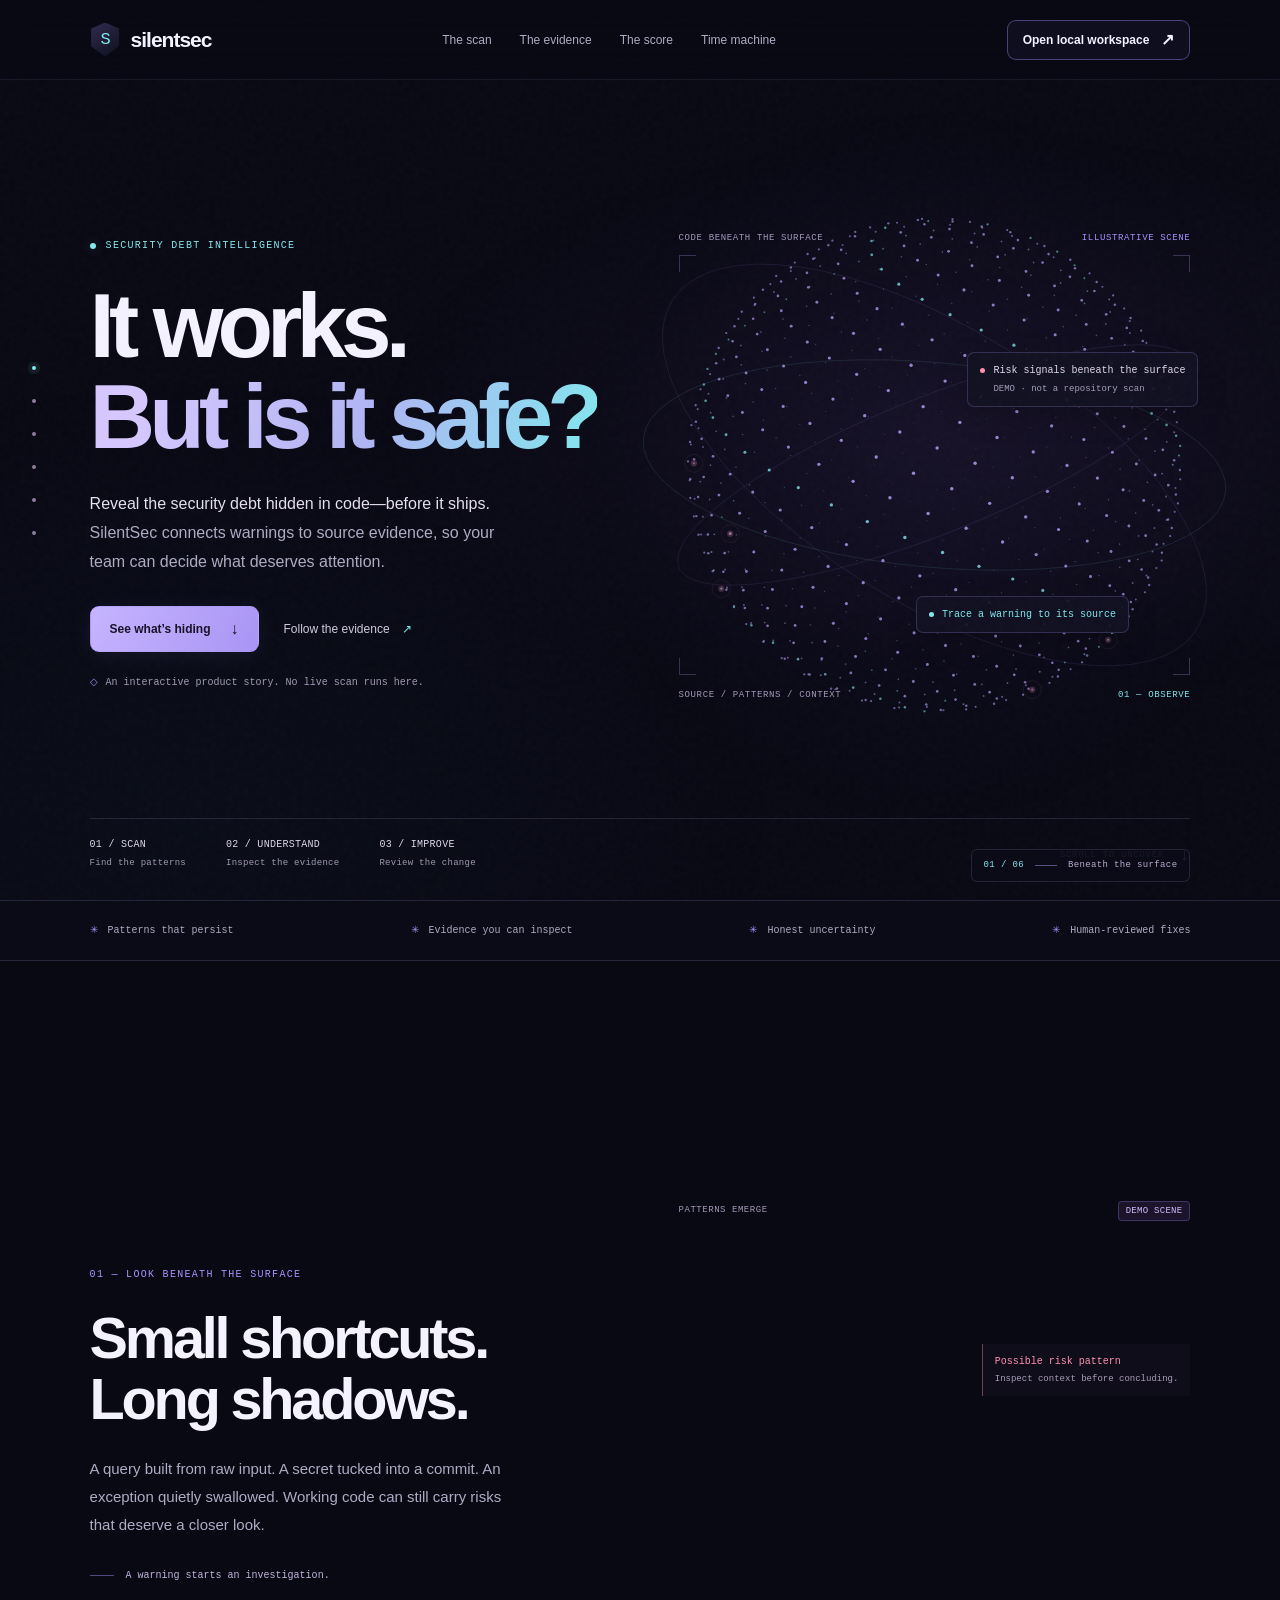
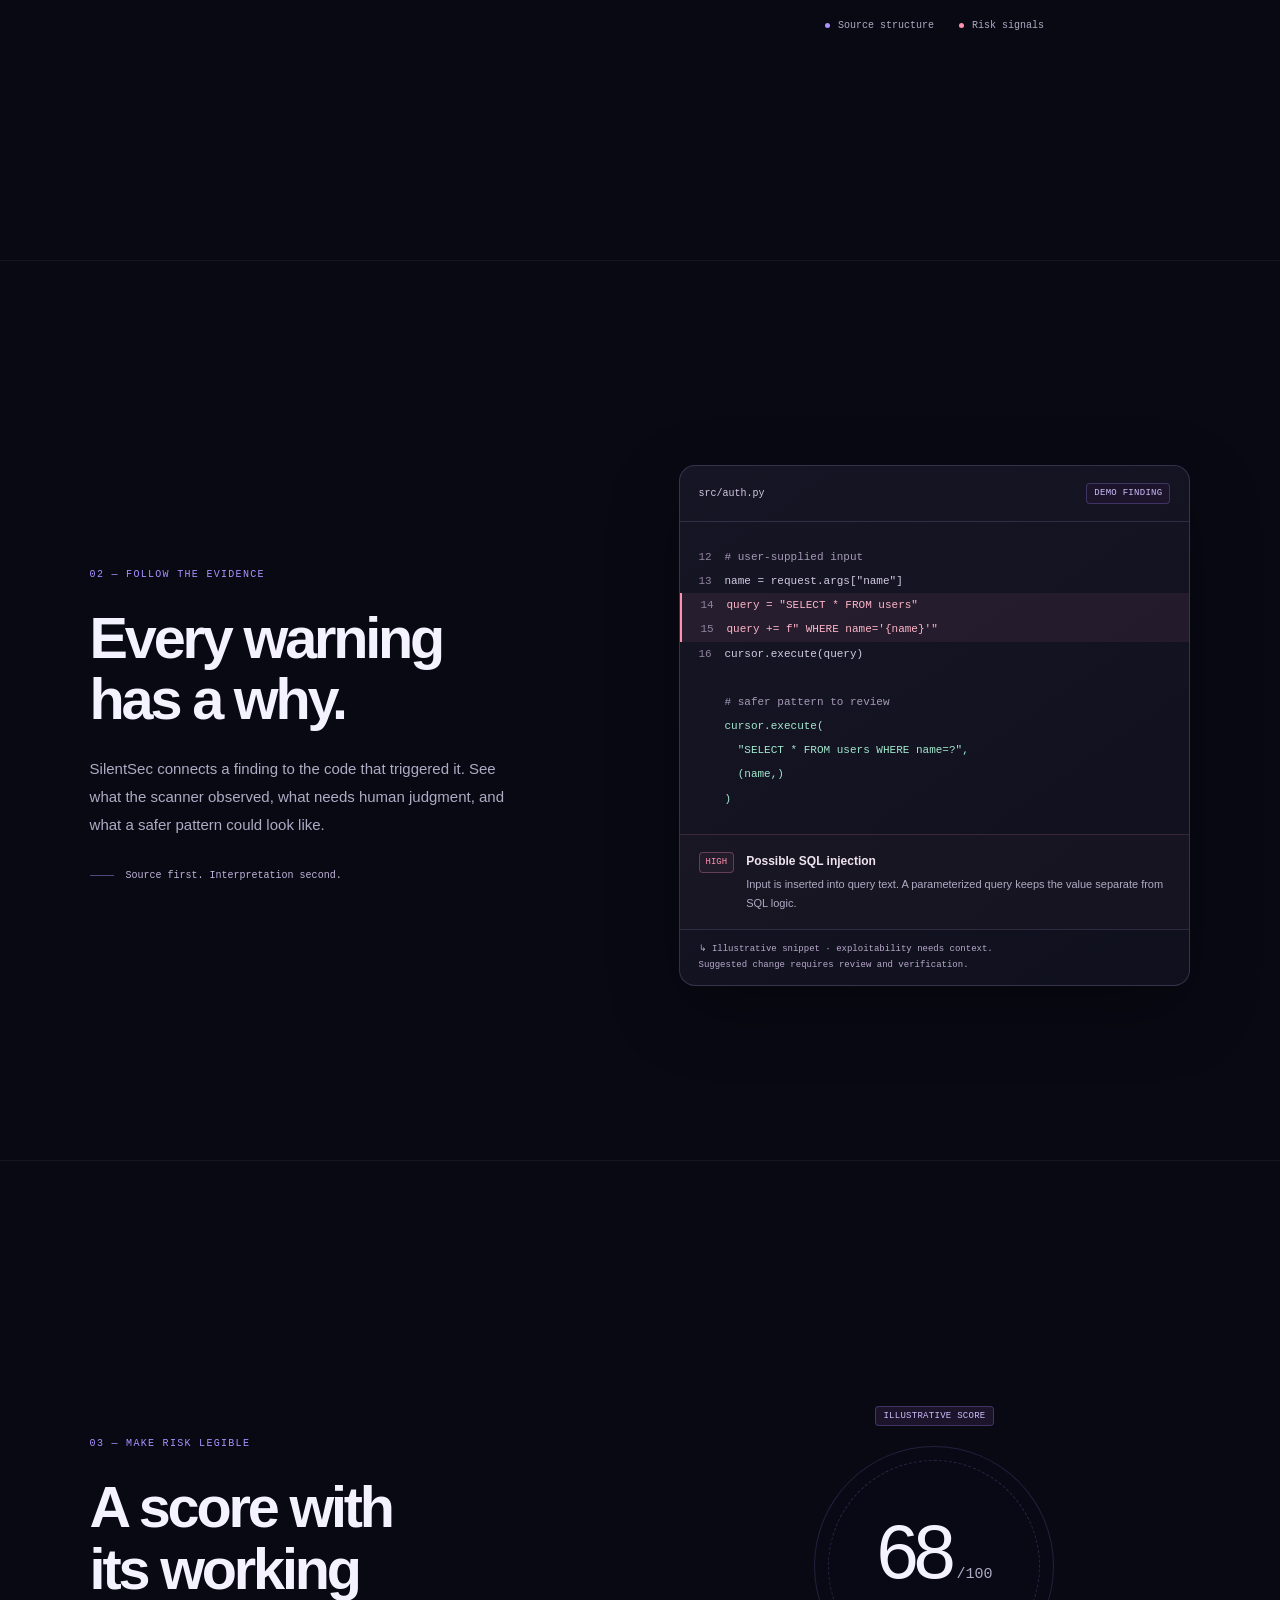
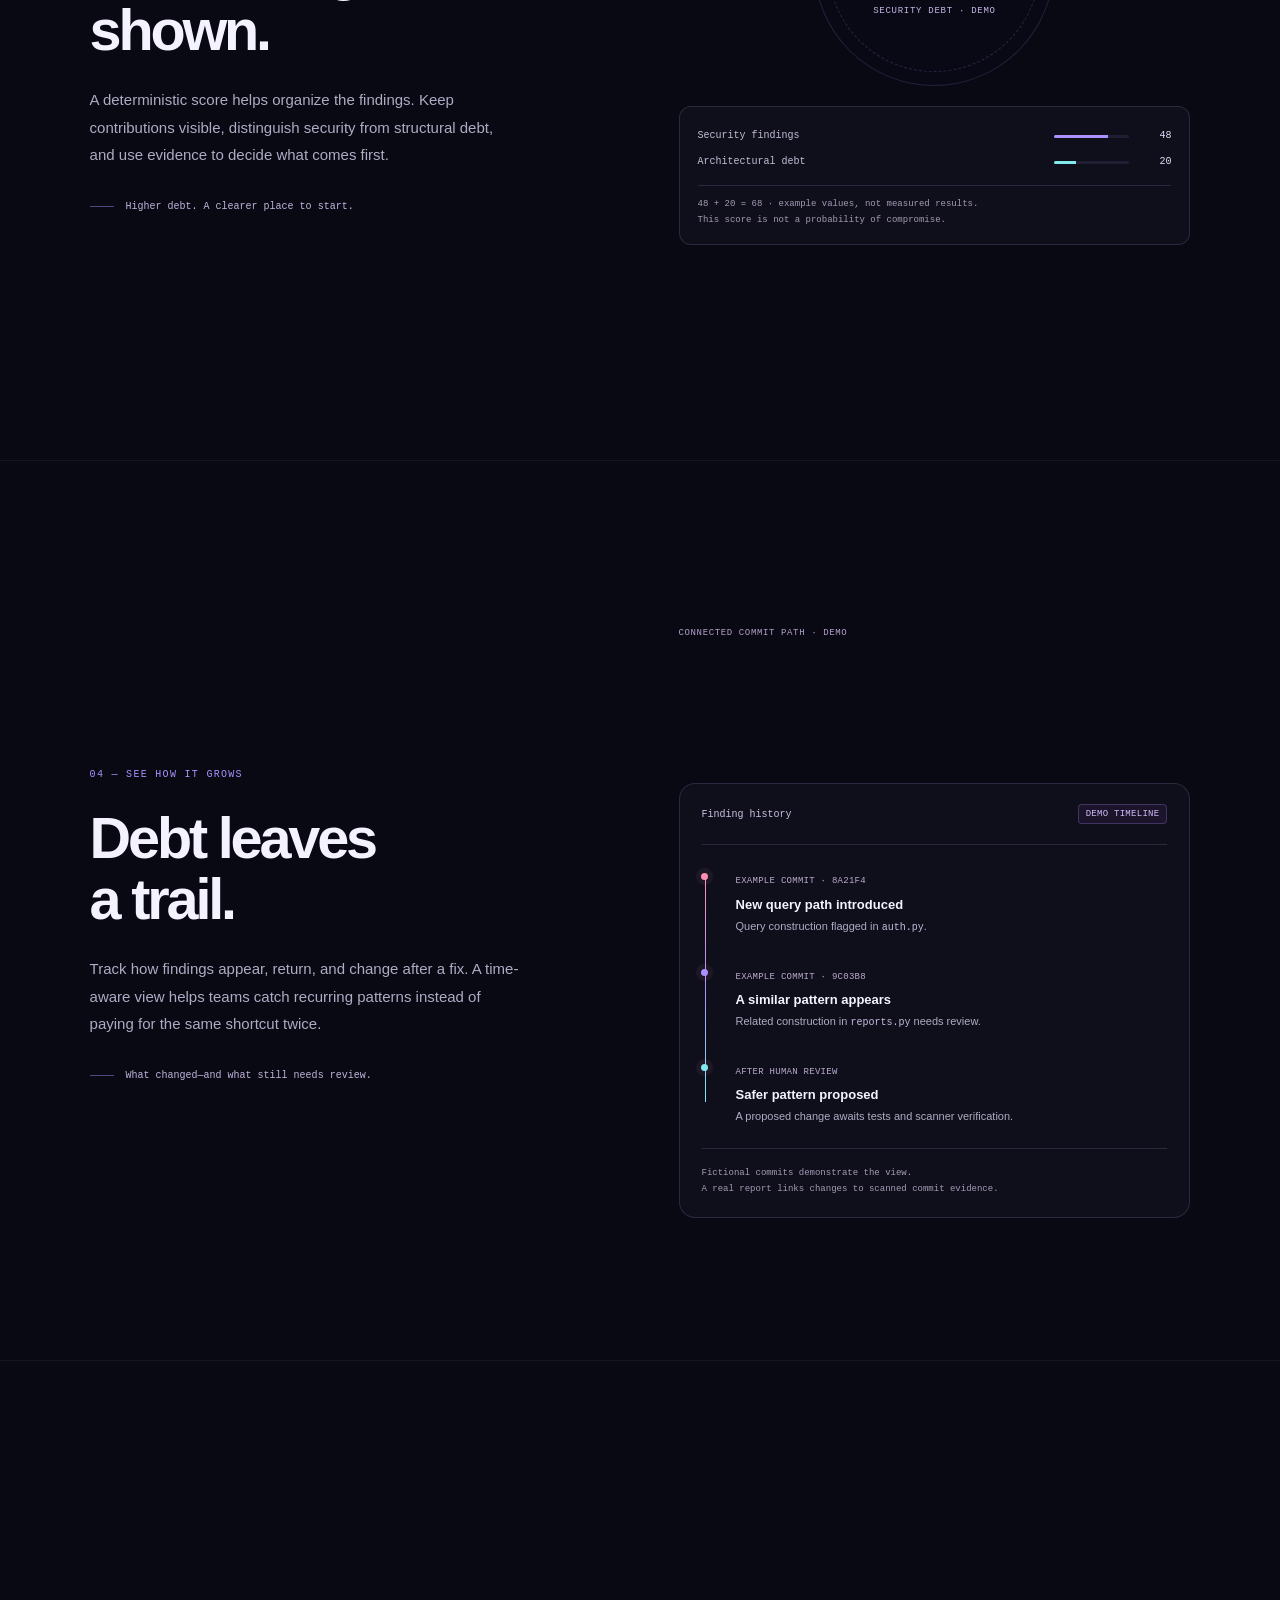
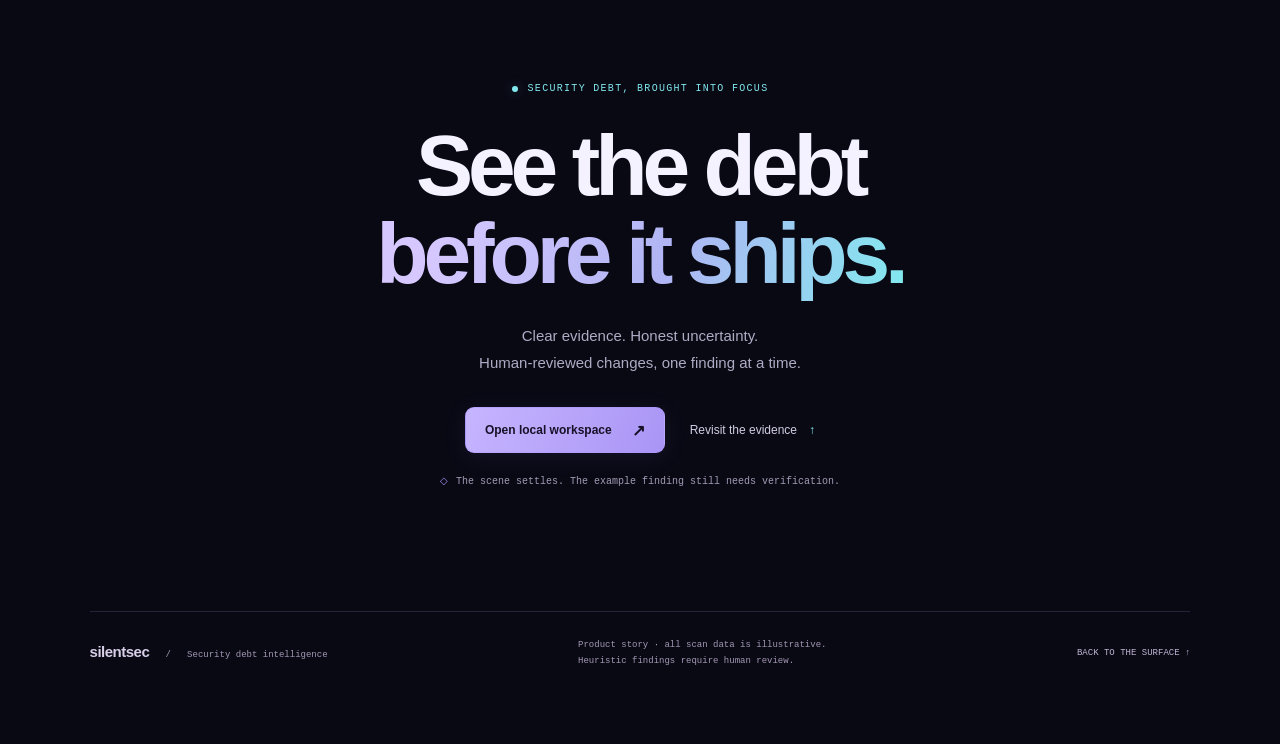
<file: frontend/web/index.html>
<!doctype html>
<html lang="en">
<head>
  <meta charset="utf-8" />
  <meta name="viewport" content="width=device-width, initial-scale=1" />
  <meta name="theme-color" content="#080914" />
  <meta name="description" content="SilentSec reveals the security debt hidden in your code, one scroll at a time." />
  <title>SilentSec — See the debt before it ships</title>
  <style>

:root{color-scheme:dark;--bg:#090914;--panel:#121221;--ink:#f4f2ff;--muted:#afabc4;--line:#c8baff26;--purple:#aa91ff;--cyan:#81e9ee;--pink:#ff91b0;--green:#91e5c2;--mono:"Cascadia Code","SFMono-Regular",Consolas,monospace;--sans:"Segoe UI",Arial,sans-serif;--pad:clamp(24px,7vw,112px)}
*{box-sizing:border-box}html{scroll-behavior:smooth;scroll-padding-top:100px;background:var(--bg)}body{margin:0;background:var(--bg);color:var(--ink);font-family:var(--sans);-webkit-font-smoothing:antialiased;overflow-wrap:break-word}a{color:inherit;text-decoration:none}button{font:inherit;color:inherit;cursor:pointer}a,button{touch-action:manipulation;-webkit-tap-highlight-color:transparent}a:focus-visible,button:focus-visible{outline:2px solid var(--cyan);outline-offset:5px}::selection{background:#aa91ff45}h1,h2,h3{font-weight:600}p{margin:0}section{scroll-margin-top:25px}.sr-only{position:absolute;width:1px;height:1px;overflow:hidden;clip-path:inset(50%);white-space:nowrap}.skip{position:fixed;top:12px;left:20px;z-index:50;padding:12px;background:var(--ink);color:var(--bg);border-radius:8px;transform:translateY(-160%)}.skip:focus{transform:none}
.grain{position:fixed;inset:0;z-index:8;pointer-events:none;opacity:.025;background-image:url("data:image/svg+xml,%3Csvg viewBox='0 0 180 180' xmlns='http://www.w3.org/2000/svg'%3E%3Cfilter id='n'%3E%3CfeTurbulence type='fractalNoise' baseFrequency='.85' numOctaves='3' stitchTiles='stitch'/%3E%3C/filter%3E%3Crect width='100%25' height='100%25' filter='url(%23n)'/%3E%3C/svg%3E")}
.progress{position:fixed;top:0;left:0;width:100%;height:2px;z-index:30;transform-origin:left;transform:scaleX(0);background:linear-gradient(90deg,var(--purple),var(--cyan))}
.nav{position:fixed;inset:0 0 auto;height:80px;z-index:20;padding:0 var(--pad);display:flex;justify-content:space-between;align-items:center;gap:24px;border-bottom:1px solid #c8baff18;background:#090914e6;backdrop-filter:blur(18px)}.brand{display:flex;align-items:center;gap:10px;font-size:21px;font-weight:650;letter-spacing:-1px}.brand-mark{display:grid;place-items:center;width:31px;height:34px;clip-path:polygon(50% 0,95% 18%,95% 70%,50% 100%,5% 70%,5% 18%);background:linear-gradient(145deg,#aa91ff42,#81e9ee08);color:var(--cyan);font:17px var(--mono)}.nav-links{display:flex;gap:28px}.nav-links a{position:relative;font-size:12px;padding:29px 0;color:var(--muted);transition:color .2s}.nav-links a:hover,.nav-links a[aria-current]{color:var(--ink)}.nav-links a:after{content:'';position:absolute;bottom:18px;left:0;right:0;height:2px;background:var(--cyan);transform:scaleX(0);transition:transform .2s}.nav-links a[aria-current]:after{transform:scaleX(1)}
.nav-cta,.button{display:inline-flex;align-items:center;justify-content:center;gap:20px;border:1px solid #aa91ff66;border-radius:9px;min-height:46px;padding:12px 19px;font-size:12px;font-weight:600;transition:background .2s,border-color .2s,transform .2s,box-shadow .2s}.button{background:linear-gradient(115deg,#c6b5ff,#a995f5);color:#171127;box-shadow:0 4px 25px #aa91ff15}.button:hover{transform:translateY(-2px);background:linear-gradient(115deg,#d5c8ff,#bcaafb);box-shadow:0 6px 28px #aa91ff25}.nav-cta{background:#aa91ff0c;min-height:40px;padding:9px 15px;gap:12px}.nav-cta:hover{border-color:var(--cyan);background:#81e9ee0d}.button span,.nav-cta span{font-size:16px}.menu-toggle{display:none;align-items:center;justify-content:center;width:44px;height:44px;border:1px solid var(--line);border-radius:8px;background:#151522}.menu-toggle svg{width:20px;height:20px}
.scene-stage{position:fixed;inset:0;z-index:0;pointer-events:none;overflow:hidden;background:radial-gradient(ellipse at 76% 47%,#39284f30,transparent 43%),radial-gradient(ellipse at 15% 90%,#15334318,transparent 38%)}#scene{display:block;width:100%;height:100%}.fallback{position:absolute;width:35vw;aspect-ratio:1;right:8%;top:50%;transform:translateY(-50%);border:1px dotted #bcaaff99;border-radius:50%;background:radial-gradient(circle at 35% 30%,#aa91ff18,transparent 68%);box-shadow:inset 0 0 90px #aa91ff17}.fallback:before,.fallback:after{content:'';position:absolute;inset:12%;border:1px solid #81e9ee55;border-radius:50%;transform:rotateX(65deg) rotateZ(-25deg)}.fallback:after{transform:rotateY(65deg) rotateZ(25deg)}.canvas-ready .fallback{display:none}main,.footer{position:relative;z-index:1}
.hero,.chapter{position:relative;max-width:1600px;margin:auto;min-height:max(740px,100svh);padding:130px var(--pad) 100px;display:flex;align-items:center}.hero{min-height:max(770px,100svh)}.hero-inner,.chapter-inner{display:grid;grid-template-columns:1fr 1fr;gap:7%;width:100%;align-items:center}.hero-content{position:relative;max-width:580px}.eyebrow,.step{font:10px/1.6 var(--mono);letter-spacing:.13em;text-transform:uppercase;color:var(--cyan);display:flex;align-items:center;gap:10px}.pulse{width:6px;height:6px;border-radius:50%;background:var(--cyan);box-shadow:0 0 12px #81e9ee44}h1{font-size:clamp(64px,7.1vw,108px);font-weight:600;line-height:1.01;letter-spacing:-.065em;margin:26px 0 27px}.gradient{background:linear-gradient(108deg,#d6c8ff 12%,#b1b5f4 55%,#81e9ee);background-clip:text;-webkit-background-clip:text;color:transparent}.hero-copy{font-size:16px;line-height:1.8;color:var(--muted);max-width:415px}.hero-copy strong{color:#e6e0f1;font-weight:400}.hero-actions{display:flex;align-items:center;flex-wrap:wrap;gap:25px;margin-top:30px}.text-link{display:inline-flex;gap:12px;align-items:center;min-height:44px;font-size:12px;color:#d1cbe2;transition:color .2s}.text-link:hover{color:var(--cyan)}.text-link span{color:var(--cyan)}.demo-note{font:10px/1.8 var(--mono);color:#a39ab5;max-width:430px;margin-top:22px}.demo-note:before{content:'◇';color:var(--purple);margin-right:8px}
.hero-art{height:420px;position:relative}.instrument-top,.instrument-bottom{position:absolute;left:0;right:0;display:flex;justify-content:space-between;gap:12px;font:9px/1.6 var(--mono);letter-spacing:.07em;text-transform:uppercase;color:#a498ba}.instrument-top{top:-24px}.instrument-bottom{bottom:-27px}.instrument-top span:last-child{color:var(--purple)}.instrument-bottom span:last-child{color:var(--cyan)}.corner{position:absolute;width:17px;height:17px;border-color:#bba7ff42;border-style:solid;border-width:0}.corner.a{top:0;left:0;border-top-width:1px;border-left-width:1px}.corner.b{top:0;right:0;border-top-width:1px;border-right-width:1px}.corner.c{bottom:0;left:0;border-bottom-width:1px;border-left-width:1px}.corner.d{bottom:0;right:0;border-bottom-width:1px;border-right-width:1px}.scene-label{position:absolute;top:23%;right:-8px;font:10px/1.5 var(--mono);color:#e2d8ee;border:1px solid #aa91ff38;border-radius:7px;padding:10px 12px;background:#121222ed;box-shadow:0 8px 30px #0003}.scene-label:before{content:'';display:inline-block;width:5px;height:5px;border-radius:50%;background:var(--pink);margin-right:8px}.scene-label small{display:block;font-size:9px;color:#a79ab8;margin-top:5px;padding-left:13px}.scene-label.two{top:auto;bottom:10%;right:12%;color:var(--cyan)}.scene-label.two:before{background:var(--cyan)}
.hero-meta{position:absolute;bottom:29px;left:var(--pad);right:var(--pad);display:flex;gap:40px;border-top:1px solid var(--line);padding-top:20px;color:#a098b1;font:9px/1.7 var(--mono);letter-spacing:.03em}.hero-meta b{display:block;color:#ded6ec;font:10px var(--mono);margin-bottom:6px}.scroll-cue{margin-left:auto;display:flex;align-items:center;gap:15px;font:9px var(--mono);letter-spacing:.08em}.scroll-cue span{color:var(--cyan);font-size:18px}.ticker{border-block:1px solid var(--line);background:#0c0c18f2}.ticker-track{display:flex;justify-content:space-between;gap:20px;max-width:1600px;margin:auto;padding:22px var(--pad);font:10px/1.5 var(--mono);color:var(--muted)}.ticker-track span{display:flex;align-items:center;gap:10px}.ticker-track i{font-style:normal;color:var(--purple)}
.chapter{border-bottom:1px solid #c8baff12}.chapter-content{max-width:450px}.step{color:var(--purple);margin-bottom:25px}.chapter h2{font-size:clamp(42px,4.5vw,67px);line-height:1.07;letter-spacing:-.055em;margin:0 0 24px}.chapter-copy{font-size:15px;line-height:1.85;color:var(--muted);max-width:430px}.footnote{display:flex;align-items:center;gap:12px;margin-top:29px;font:10px/1.7 var(--mono);color:#c2b5dd}.footnote:before{content:'';width:24px;height:1px;background:#aa91ff77}.chapter-art{position:relative;min-width:0;min-height:410px;display:flex;align-items:center;justify-content:center}.art-label{position:absolute;left:0;right:0;top:-20px;display:flex;justify-content:space-between;align-items:center;gap:12px;font:9px/1.5 var(--mono);letter-spacing:.06em;color:#a598b8;text-transform:uppercase}.demo-badge{color:#d1bdfb;border:1px solid #aa91ff42;background:#1b142b;border-radius:4px;padding:3px 7px;white-space:nowrap;font:9px/1.4 var(--mono);letter-spacing:.03em}.scan-callout{position:absolute;right:0;top:30%;border-left:1px solid #ff91b066;padding:9px 12px;background:#100f1bd9;font:10px/1.8 var(--mono);color:var(--pink)}.scan-callout small{display:block;color:#aa9cbb;font-size:9px}.scan-key{position:absolute;bottom:0;left:0;right:0;display:flex;justify-content:center;gap:25px;font:10px var(--mono);color:var(--muted)}.scan-key span:before{content:'';display:inline-block;width:5px;height:5px;border-radius:50%;background:var(--purple);margin-right:8px}.scan-key span:last-child:before{background:var(--pink)}
.glass-card{width:100%;border:1px solid #c8baff30;border-radius:16px;background:linear-gradient(145deg,#171626f7,#10111ef7);box-shadow:0 24px 70px #0005;overflow:hidden}.card-head{display:flex;justify-content:space-between;align-items:center;gap:12px;padding:17px 19px;border-bottom:1px solid var(--line);font:10px/1.5 var(--mono);color:#d3c9e4}.code{margin:0;padding:23px 19px;font:11px/2.2 var(--mono);color:#d5cce5;overflow-x:auto}.code-line{display:block;white-space:pre}.ln{display:inline-block;width:26px;user-select:none;color:#92859f}.code-line.bad{margin:0 -19px;padding:0 19px;background:#ff91b012;border-left:2px solid var(--pink);color:#ffb5c9}.code-line.good{color:#a2e9ce}.code .dim{color:#a69ab7}.finding{display:flex;gap:12px;border-top:1px solid #ff91b025;background:#ff91b006;padding:17px 19px;font-size:12px;line-height:1.5}.sev{border:1px solid #ff91b04d;background:#ff91b00a;color:var(--pink);font:9px/1.5 var(--mono);padding:3px 6px;border-radius:4px;height:max-content;flex-shrink:0}.finding strong{color:#efe3ef;font-weight:600}.finding small{display:block;color:var(--muted);font-size:11px;line-height:1.7;margin-top:5px}.review-note{padding:12px 19px;border-top:1px solid var(--line);font:9px/1.7 var(--mono);color:#b9aacb}
.score-art{flex-direction:column;gap:20px;min-height:480px}.score-card{width:240px;height:240px;display:flex;flex-direction:column;align-items:center;justify-content:center;flex-shrink:0;position:relative;border:1px solid #aa91ff2b;border-radius:50%;background:#0c0b1860}.score-card:before{content:'';position:absolute;inset:13px;border:1px dashed #aa91ff35;border-radius:50%}.score{font-size:76px;line-height:1;letter-spacing:-.07em;font-weight:500;font-variant-numeric:tabular-nums}.score span{font:15px var(--mono);color:var(--muted);margin-left:6px}.score-label{font:9px/1.5 var(--mono);letter-spacing:.08em;text-transform:uppercase;color:#c6b5e4;margin-top:15px}.score-components{width:100%;border:1px solid var(--line);border-radius:12px;background:#10101df5;padding:16px 18px}.component{display:grid;grid-template-columns:1fr 75px 28px;gap:14px;align-items:center;font:10px/1.6 var(--mono);color:#c5bdd5;padding:5px 0}.component b{font-weight:400;color:#e6dbfa;text-align:right}.bar{height:3px;background:#bca9ff1a;border-radius:3px;overflow:hidden}.bar i{display:block;height:100%;width:var(--bar);background:var(--purple)}.component:nth-child(2) .bar i{background:var(--cyan)}.score-caption{font:9px/1.8 var(--mono);color:#a59ab6;margin:10px 0 0;padding-top:10px;border-top:1px solid var(--line)}
.timeline{width:100%;padding:20px 22px;border:1px solid var(--line);border-radius:16px;background:#10101df2}.timeline-head{display:flex;justify-content:space-between;align-items:center;gap:12px;border-bottom:1px solid var(--line);padding-bottom:20px;margin-bottom:24px;font:10px var(--mono);color:#cec0e2}.timeline-list{list-style:none;padding:0 0 0 25px;margin:0;position:relative}.timeline-list:before{content:'';position:absolute;left:3px;top:6px;bottom:24px;width:1px;background:linear-gradient(var(--pink),var(--purple),var(--cyan))}.event{position:relative;padding:0 0 29px 9px}.event:last-child{padding-bottom:0}.event:before{content:'';position:absolute;left:-26px;top:4px;width:7px;height:7px;border-radius:50%;background:var(--pink);box-shadow:0 0 0 5px #ff91b010}.event:nth-child(2):before{background:var(--purple)}.event:nth-child(3):before{background:var(--cyan)}.commit{font:9px/1.6 var(--mono);color:#b9aace;letter-spacing:.03em}.event h3{font-size:13px;margin:8px 0 5px}.event p{font-size:11px;line-height:1.7;color:var(--muted)}.path{font:10px var(--mono);color:#c6bbde}.timeline-note{font:9px/1.8 var(--mono);color:#a59ab6;border-top:1px solid var(--line);padding-top:16px;margin-top:22px}
.close{min-height:850px;padding-top:80px;padding-bottom:80px;text-align:center;flex-direction:column;justify-content:center;gap:20px;border-bottom:0}.closing-art{position:relative;width:220px;height:180px;flex-shrink:0}.close .chapter-inner{display:block;position:relative;max-width:800px}.close .eyebrow{justify-content:center}.close h2{font-size:clamp(49px,6.7vw,90px);line-height:1.03;letter-spacing:-.06em;margin:24px 0}.close .chapter-copy{margin:0 auto;max-width:470px}.close .hero-actions{justify-content:center}.close .demo-note{margin:20px auto 0}.footer{margin:0 var(--pad);padding:25px 0 75px;border-top:1px solid var(--line);display:flex;align-items:center;justify-content:space-between;gap:20px;flex-wrap:wrap;font:9px/1.8 var(--mono);color:#a498b4}.footer strong{font:600 15px var(--sans);color:#d9cfe9;letter-spacing:-.5px}.footer a{padding:8px 0;color:#c1b5d5}.footer a:hover{color:var(--cyan)}
.scene-status{position:fixed;bottom:18px;right:var(--pad);z-index:9;display:flex;align-items:center;gap:11px;border:1px solid #c8baff25;border-radius:6px;background:#0c0b18e6;padding:9px 12px;pointer-events:none;font:9px/1.5 var(--mono);letter-spacing:.04em;color:#bcabd0}.scene-status span:first-child{color:var(--cyan)}.scene-status i{width:22px;height:1px;background:#bba4fa77}.chapter-dots{position:fixed;left:22px;top:50%;transform:translateY(-50%);z-index:10;display:flex;flex-direction:column;gap:4px}.chapter-dots a{width:24px;height:29px;display:grid;place-items:center}.chapter-dots a:after{content:'';width:4px;height:4px;border-radius:50%;background:#8e7d9d;transition:background .2s,box-shadow .2s}.chapter-dots a[aria-current]:after{background:var(--cyan);box-shadow:0 0 0 4px #81e9ee14}.chapter-dots a:hover:after{background:white}.reveal{opacity:1;transform:none}.motion-ready .reveal{opacity:0;transform:translateY(18px);transition:opacity .65s ease,transform .65s cubic-bezier(.2,.7,.2,1)}.motion-ready .reveal.in{opacity:1;transform:none}
@media(max-width:1100px){.nav-links{gap:20px}.hero-inner,.chapter-inner{gap:5%}.chapter-dots{left:7px}.hero h1{font-size:clamp(61px,7.4vw,84px)}.hero-art{height:370px}.hero-copy{font-size:15px}.chapter h2{font-size:48px}.code{font-size:10px}.scene-label{font-size:9px}.hero-meta{gap:25px}}
@media(max-width:800px){:root{--pad:28px}.nav{height:72px}.nav-links{gap:18px}.nav-links a{font-size:11px;padding:25px 0}.nav-links a:after{bottom:16px}.nav-cta{display:none}.chapter-dots{display:none}.hero{min-height:max(740px,100svh)}.hero h1{font-size:60px}.hero-copy{font-size:14px}.hero-actions{gap:15px}.hero-actions .button{padding:12px 15px}.hero-meta{gap:20px}.hero-art{height:330px}.scene-label{right:0;padding:8px}.scene-label.two{right:0}.chapter h2{font-size:41px}.chapter-copy{font-size:14px}.code{font-size:10px;padding:20px 14px}.code-line.bad{padding:0 14px;margin:0 -14px}.ln{width:22px}.card-head,.finding{padding:16px 14px}.ticker-track{font-size:9px;gap:10px}.ticker-track span{gap:6px}.component{grid-template-columns:1fr 45px 24px;gap:8px}.scroll-cue{font-size:8px}}
@media(max-width:620px){:root{--pad:24px}.nav{height:68px;gap:15px}.brand{font-size:20px}.menu-toggle{display:flex}.nav-links{position:absolute;top:67px;left:0;right:0;display:none;flex-direction:column;align-items:stretch;gap:0;padding:12px 24px 20px;background:#0f0e1bfa;border-bottom:1px solid var(--line)}.nav-links.is-open{display:flex}.nav-links a{padding:14px 0;font-size:13px}.nav-links a:after{left:0;right:auto;width:20px;bottom:6px}.hero,.chapter{padding:110px var(--pad) 70px;min-height:0}.hero{padding-top:125px;padding-bottom:136px}.hero-inner,.chapter-inner{grid-template-columns:1fr;gap:38px}.hero h1{font-size:clamp(57px,13.8vw,80px);margin:24px 0}.hero-copy{font-size:15px;max-width:430px}.hero-actions{gap:23px;margin-top:25px}.hero-art{height:315px;margin:30px 0 12px}.instrument-top{top:-20px}.instrument-bottom{bottom:-20px}.scene-label{right:0;top:20%;font-size:9px;padding:9px 11px}.scene-label.two{right:5%;top:auto;bottom:8%}.hero-meta{bottom:27px;gap:0;justify-content:space-between;font-size:8px;padding-top:17px}.hero-meta b{font-size:9px}.scroll-cue{display:none}.ticker-track{display:grid;grid-template-columns:1fr 1fr;gap:14px 20px;padding-block:20px;font-size:9px}.chapter h2{font-size:clamp(40px,10.5vw,53px)}.chapter-copy{font-size:14px}.step{font-size:9px;margin-bottom:22px}.footnote{margin-top:23px}.chapter-art{min-height:340px;margin-top:15px}.art-label{top:-15px}.scan-callout{top:28%}.evidence-art,.history-art{min-height:0}.glass-card{border-radius:13px}.card-head{padding:16px}.code{font-size:10px;padding:20px 16px}.code-line.bad{padding:0 16px;margin:0 -16px}.finding{padding:16px}.review-note{padding:12px 16px}.score-art{min-height:475px;gap:23px;margin-top:24px}.score-card{width:235px;height:235px}.score-components{max-width:420px}.component{grid-template-columns:1fr 80px 28px;gap:12px}.timeline{padding:20px}.close{padding-top:75px;padding-bottom:85px;min-height:760px;gap:15px}.closing-art{height:170px}.close h2{font-size:clamp(46px,12vw,65px)}.close .eyebrow{font-size:9px}.close .hero-actions{gap:18px}.scene-status{right:12px;bottom:12px;font-size:8px;padding:8px 10px}.footer{align-items:flex-start;font-size:9px;gap:14px}.footer span:nth-child(2){max-width:210px}.footer a{min-height:40px}.fallback{width:70vw;right:15%;top:70%}}
@media(prefers-reduced-motion:reduce){html{scroll-behavior:auto}*,*::before,*::after{animation:none!important;transition:none!important}.motion-ready .reveal{opacity:1;transform:none}.button:hover{transform:none}}
@media print{.scene-stage,.grain,.nav,.chapter-dots,.scene-status,.progress,.skip{display:none}.hero,.chapter{min-height:0;break-inside:avoid;padding:35px 20px}.hero-meta{position:static}.hero-inner,.chapter-inner{display:block}.hero-art,.scan-art,.closing-art{display:none}.chapter-art{margin:25px 0}.reveal,.motion-ready .reveal{opacity:1;transform:none}}

.history-art{padding-top:150px}.graph-anchor{position:absolute;left:0;right:0;top:0;height:125px}.graph-anchor span{font:9px/1.5 var(--mono);color:#b4a1ca;letter-spacing:.07em;position:absolute;left:0;top:-6px}.motion-ready .chapter-art.reveal{transform:none}.scene-anchor:focus{outline:none}
.score span{letter-spacing:0}.hero h1{white-space:normal}@media(min-width:621px){.hero h1 .gradient{white-space:nowrap}}
</style>
</head>
<body>
  <a class="skip" href="#top">Skip to content</a>
  <div class="scene-stage" role="img" aria-labelledby="scene-description"><p id="scene-description" class="sr-only">Illustrative security story: a particle sphere reveals risk connections, forms source lines, a score ring, and a commit graph, then settles into a calm sphere. All findings and scores are demo content.</p><div class="fallback" aria-hidden="true"></div><canvas id="scene" aria-hidden="true"></canvas></div>
  <div class="progress" id="progress" aria-hidden="true"></div><div class="grain" aria-hidden="true"></div>
  <header class="nav"><a class="brand" href="#hero" aria-label="SilentSec home"><span class="brand-mark" aria-hidden="true">S</span>silentsec</a><nav class="nav-links" id="primary-nav" aria-label="Main navigation"><a href="#scan">The scan</a><a href="#evidence">The evidence</a><a href="#score">The score</a><a href="#history">Time machine</a></nav><a class="nav-cta" href="/app">Open local workspace <span aria-hidden="true">↗</span></a><button class="menu-toggle" type="button" aria-label="Open navigation" aria-expanded="false" aria-controls="primary-nav"><svg viewBox="0 0 24 24" fill="none" stroke="currentColor" stroke-width="1.5" aria-hidden="true"><path d="M4 8h16M4 16h16"/></svg></button></header>
  <nav class="chapter-dots" aria-label="Story chapters"><a href="#hero" aria-label="Introduction" aria-current="location"></a><a href="#scan" aria-label="Scan: patterns emerge"></a><a href="#evidence" aria-label="Evidence: inspect a finding"></a><a href="#score" aria-label="Score: make risk legible"></a><a href="#history" aria-label="History: see change over time"></a><a href="#closing" aria-label="Closing: next steps"></a></nav>
  <main id="top">
    <section class="hero" id="hero" aria-labelledby="hero-title"><div class="hero-inner"><div class="hero-content"><div class="eyebrow"><span class="pulse" aria-hidden="true"></span> Security debt intelligence</div><h1 id="hero-title">It works.<br><span class="gradient">But is it safe?</span></h1><p class="hero-copy"><strong>Reveal the security debt hidden in code—before it ships.</strong> SilentSec connects warnings to source evidence, so your team can decide what deserves attention.</p><div class="hero-actions"><a class="button" href="#scan">See what’s hiding <span aria-hidden="true">↓</span></a><a class="text-link" href="#evidence">Follow the evidence <span aria-hidden="true">↗</span></a></div><p class="demo-note">An interactive product story. No live scan runs here.</p></div><div class="hero-art scene-anchor" aria-hidden="true"><div class="instrument-top"><span>Code beneath the surface</span><span>Illustrative scene</span></div><i class="corner a"></i><i class="corner b"></i><i class="corner c"></i><i class="corner d"></i><div class="scene-label">Risk signals beneath the surface<small>DEMO · not a repository scan</small></div><div class="scene-label two">Trace a warning to its source</div><div class="instrument-bottom"><span>Source / patterns / context</span><span>01 — Observe</span></div></div></div><div class="hero-meta"><div><b>01 / SCAN</b>Find the patterns</div><div><b>02 / UNDERSTAND</b>Inspect the evidence</div><div><b>03 / IMPROVE</b>Review the change</div><a class="scroll-cue" href="#scan">SCROLL TO UNCOVER <span aria-hidden="true">↓</span></a></div></section>
    <div class="ticker" aria-label="Principles"><div class="ticker-track"><span><i aria-hidden="true">✳</i> Patterns that persist</span><span><i aria-hidden="true">✳</i> Evidence you can inspect</span><span><i aria-hidden="true">✳</i> Honest uncertainty</span><span><i aria-hidden="true">✳</i> Human-reviewed fixes</span></div></div>
    <section class="chapter" id="scan" aria-labelledby="scan-title"><div class="chapter-inner"><div class="chapter-content reveal"><div class="step">01 — Look beneath the surface</div><h2 id="scan-title">Small shortcuts.<br>Long shadows.</h2><p class="chapter-copy">A query built from raw input. A secret tucked into a commit. An exception quietly swallowed. Working code can still carry risks that deserve a closer look.</p><p class="footnote">A warning starts an investigation.</p></div><div class="chapter-art scan-art scene-anchor reveal"><div class="art-label"><span>Patterns emerge</span><span class="demo-badge">DEMO SCENE</span></div><div class="scan-callout" aria-hidden="true">Possible risk pattern<small>Inspect context before concluding.</small></div><div class="scan-key" aria-hidden="true"><span>Source structure</span><span>Risk signals</span></div></div></div></section>
    <section class="chapter" id="evidence" aria-labelledby="evidence-title"><div class="chapter-inner"><div class="chapter-content reveal"><div class="step">02 — Follow the evidence</div><h2 id="evidence-title">Every warning<br>has a why.</h2><p class="chapter-copy">SilentSec connects a finding to the code that triggered it. See what the scanner observed, what needs human judgment, and what a safer pattern could look like.</p><p class="footnote">Source first. Interpretation second.</p></div><div class="chapter-art evidence-art scene-anchor reveal"><article class="glass-card" aria-label="Illustrative SQL injection finding"><div class="card-head"><span>src/auth.py</span><span class="demo-badge">DEMO FINDING</span></div><pre class="code"><code><span class="code-line dim"><span class="ln">12</span># user-supplied input</span><span class="code-line"><span class="ln">13</span>name = request.args["name"]</span><span class="code-line bad"><span class="ln">14</span>query = "SELECT * FROM users"</span><span class="code-line bad"><span class="ln">15</span>query += f" WHERE name='{name}'"</span><span class="code-line"><span class="ln">16</span>cursor.execute(query)</span><span class="code-line"><span class="ln"> </span></span><span class="code-line dim"><span class="ln"> </span># safer pattern to review</span><span class="code-line good"><span class="ln"> </span>cursor.execute(</span><span class="code-line good"><span class="ln"> </span>  "SELECT * FROM users WHERE name=?",</span><span class="code-line good"><span class="ln"> </span>  (name,)</span><span class="code-line good"><span class="ln"> </span>)</span></code></pre><div class="finding"><span class="sev">HIGH</span><div><strong>Possible SQL injection</strong><small>Input is inserted into query text. A parameterized query keeps the value separate from SQL logic.</small></div></div><div class="review-note">↳ Illustrative snippet · exploitability needs context.<br>Suggested change requires review and verification.</div></article></div></div></section>
    <section class="chapter" id="score" aria-labelledby="score-title"><div class="chapter-inner"><div class="chapter-content reveal"><div class="step">03 — Make risk legible</div><h2 id="score-title">A score with<br>its working shown.</h2><p class="chapter-copy">A deterministic score helps organize the findings. Keep contributions visible, distinguish security from structural debt, and use evidence to decide what comes first.</p><p class="footnote">Higher debt. A clearer place to start.</p></div><div class="chapter-art score-art scene-anchor reveal"><span class="demo-badge">ILLUSTRATIVE SCORE</span><div class="score-card"><div class="score">68<span>/100</span></div><div class="score-label">Security debt · demo</div></div><div class="score-components" aria-label="Illustrative score breakdown totaling 68"><div class="component"><span>Security findings</span><span class="bar" aria-hidden="true"><i style="--bar:71%"></i></span><b>48</b></div><div class="component"><span>Architectural debt</span><span class="bar" aria-hidden="true"><i style="--bar:29%"></i></span><b>20</b></div><p class="score-caption">48 + 20 = 68 · example values, not measured results.<br>This score is not a probability of compromise.</p></div></div></div></section>
    <section class="chapter" id="history" aria-labelledby="history-title"><div class="chapter-inner"><div class="chapter-content reveal"><div class="step">04 — See how it grows</div><h2 id="history-title">Debt leaves<br>a trail.</h2><p class="chapter-copy">Track how findings appear, return, and change after a fix. A time-aware view helps teams catch recurring patterns instead of paying for the same shortcut twice.</p><p class="footnote">What changed—and what still needs review.</p></div><div class="chapter-art history-art scene-anchor reveal"><div class="graph-anchor" aria-hidden="true"><span>CONNECTED COMMIT PATH · DEMO</span></div><div class="timeline"><div class="timeline-head"><span>Finding history</span><span class="demo-badge">DEMO TIMELINE</span></div><ol class="timeline-list"><li class="event"><span class="commit">EXAMPLE COMMIT · 8A21F4</span><h3>New query path introduced</h3><p>Query construction flagged in <span class="path">auth.py</span>.</p></li><li class="event"><span class="commit">EXAMPLE COMMIT · 9C03B8</span><h3>A similar pattern appears</h3><p>Related construction in <span class="path">reports.py</span> needs review.</p></li><li class="event"><span class="commit">AFTER HUMAN REVIEW</span><h3>Safer pattern proposed</h3><p>A proposed change awaits tests and scanner verification.</p></li></ol><p class="timeline-note">Fictional commits demonstrate the view.<br>A real report links changes to scanned commit evidence.</p></div></div></div></section>
    <section class="chapter close" id="closing" aria-labelledby="closing-title"><div class="closing-art scene-anchor" aria-hidden="true"></div><div class="chapter-inner reveal"><div class="eyebrow" style="justify-content:center"><span class="pulse" aria-hidden="true"></span> Security debt, brought into focus</div><h2 id="closing-title">See the debt<br><span class="gradient">before it ships.</span></h2><p class="chapter-copy">Clear evidence. Honest uncertainty.<br>Human-reviewed changes, one finding at a time.</p><div class="hero-actions"><a class="button" href="/app">Open local workspace <span aria-hidden="true">↗</span></a><a class="text-link" href="#evidence">Revisit the evidence <span aria-hidden="true">↑</span></a></div><p class="demo-note">The scene settles. The example finding still needs verification.</p></div></section>
  </main>
  <footer class="footer"><span><strong>silentsec</strong> &nbsp; / &nbsp; Security debt intelligence</span><span>Product story · all scan data is illustrative.<br>Heuristic findings require human review.</span><a href="#hero">BACK TO THE SURFACE ↑</a></footer>
  <div class="scene-status" aria-hidden="true"><span id="stage-number">01 / 06</span><i></i><span id="stage-name">Beneath the surface</span></div>
  <script>

(()=>{
 'use strict';
 const root=document.documentElement,sections=[...document.querySelectorAll('main>section')],anchors=sections.map(s=>s.querySelector('.score-card,.graph-anchor')||s.querySelector('.scene-anchor'));
 const links=[...document.querySelectorAll('.nav-links a,.chapter-dots a')],progress=document.getElementById('progress'),stageNumber=document.getElementById('stage-number'),stageName=document.getElementById('stage-name');
 const names=['Beneath the surface','Patterns emerge','Follow the evidence','Make risk legible','A trail through time','Ready for review'];
 const motion=matchMedia('(prefers-reduced-motion: reduce)');let reduced=motion.matches;
 let checkpoints=[],positions=[],maxScroll=1,phase=0,active=-1,raf=0,layoutRAF=0,last=0,elapsed=0,w=0,h=0,mobile=false,count=0,shapes=[],projected=[],order=[];
 let targetX=0,targetY=0,pointerX=0,pointerY=0;
 const canvas=document.getElementById('scene');let ctx=null;try{ctx=canvas.getContext('2d',{alpha:true})}catch{}
 const clamp=(n,a=0,b=1)=>Math.min(b,Math.max(a,n)),mix=(a,b,t)=>a+(b-a)*t,ease=t=>t*t*(3-2*t);
 const menu=document.getElementById('primary-nav'),toggle=document.querySelector('.menu-toggle');
 function closeMenu(){menu.classList.remove('is-open');toggle.setAttribute('aria-expanded','false');toggle.setAttribute('aria-label','Open navigation')}
 toggle.addEventListener('click',()=>{const open=toggle.getAttribute('aria-expanded')!=='true';menu.classList.toggle('is-open',open);toggle.setAttribute('aria-expanded',String(open));toggle.setAttribute('aria-label',open?'Close navigation':'Open navigation')});
 document.addEventListener('keydown',e=>{if(e.key==='Escape'&&toggle.getAttribute('aria-expanded')==='true'){closeMenu();toggle.focus()}});
 document.addEventListener('click',e=>{if(!e.target.closest('.nav'))closeMenu()});
 document.querySelectorAll('a[href^="#"]').forEach(link=>link.addEventListener('click',()=>{closeMenu();const destination=document.getElementById(link.hash.slice(1));if(destination){destination.setAttribute('tabindex','-1');destination.focus({preventScroll:true})}}));
 // All geometry is allocated on resize, never within the animation loop.
 function build(){
  count=mobile?420:780;shapes=Array.from({length:6},()=>new Float32Array(count*3));projected=Array.from({length:count},()=>({x:0,y:0,z:0,alpha:0,r:0}));order=Array.from({length:count},(_,i)=>i);
  const golden=Math.PI*(3-Math.sqrt(5));
  for(let i=0;i<count;i++){
   const k=i*3,y=1-2*(i+.5)/count,r=Math.sqrt(1-y*y),a=i*golden,x=Math.cos(a)*r,z=Math.sin(a)*r;
   shapes[0].set([x,y,z],k);shapes[1].set([x*1.03,y*.94,z*.9],k);
   const row=i%17,col=Math.floor(i/17),cols=Math.ceil(count/17),length=.55+.43*(.5+.5*Math.sin(row*4.7));
   shapes[2].set([(-1+2*col/cols)*length,(row/16-.5)*1.6,Math.sin(row*.8)*.07],k);
   const angle=i/count*Math.PI*2-Math.PI/2,rr=.92+(i%3)*.025;shapes[3].set([Math.cos(angle)*rr,Math.sin(angle)*rr,.02*Math.sin(i)],k);
   const node=i%4,cloud=.055+.1*((i%13)/13);shapes[4].set([-.88+node*.57+Math.cos(a)*cloud,[.35,-.2,.15,-.32][node]+Math.sin(a)*cloud,Math.sin(i*.7)*.15],k);
   shapes[5].set([x*.83,y*.83,z*.83],k);
  }
 }
 function measure(){
  w=innerWidth;h=innerHeight;mobile=w<=620;maxScroll=Math.max(1,root.scrollHeight-h);
  positions=anchors.map(a=>{const r=a.getBoundingClientRect();return{x:r.left+r.width/2,y:r.top+scrollY+r.height/2,width:r.width,height:r.height}});
  checkpoints=sections.map((s,i)=>{const r=s.getBoundingClientRect();return i===0?0:clamp(r.top+scrollY+r.height/2-h/2,0,maxScroll)});
  if(w>620)closeMenu();
  if(ctx){const dpr=Math.min(devicePixelRatio||1,mobile?1.5:1.75);canvas.width=Math.round(w*dpr);canvas.height=Math.round(h*dpr);ctx.setTransform(dpr,0,0,dpr,0,0);build();root.classList.add('canvas-ready')}
  scroll();
 }
 function scroll(){
  const y=scrollY;progress.style.transform=`scaleX(${clamp(y/maxScroll)})`;phase=0;
  for(let i=0;i<checkpoints.length-1;i++)if(y>=checkpoints[i])phase=i+clamp((y-checkpoints[i])/Math.max(1,checkpoints[i+1]-checkpoints[i]));
  let index=0;sections.forEach((s,i)=>{if(s.offsetTop<=y+h*.43)index=i});if(y>=maxScroll-8)index=5;
  if(index!==active){active=index;links.forEach(link=>{if(link.hash==='#'+sections[index].id)link.setAttribute('aria-current','location');else link.removeAttribute('aria-current')});stageNumber.textContent=String(index+1).padStart(2,'0')+' / 06';stageName.textContent=names[index];canvas.dataset.stage=sections[index].id}
  schedule();
 }
 function schedule(){if(ctx&&!document.hidden&&!raf)raf=requestAnimationFrame(frame)}
 function draw(){
  ctx.clearRect(0,0,w,h);
  const fractional=phase-Math.floor(phase);const state=reduced?Math.round(phase):Math.floor(phase)+ease(clamp((fractional-.35)/.45)),aIndex=Math.min(5,Math.floor(state)),bIndex=Math.min(5,aIndex+1),t=ease(state-aIndex),p0=positions[aIndex],p1=positions[bIndex];
  const cx=mix(p0.x,p1.x,t),cy=mix(p0.y,p1.y,t)-scrollY;
  if(cy < -h*.7 || cy > h*1.7)return;
  const radius=(p,i)=>i===3?p.width*.58:i===4?Math.min(p.width*.43,190):Math.min(p.width*.48,p.height*.58);const scale=mix(radius(p0,aIndex),radius(p1,bIndex),t);
  const sphere=1-ease(clamp(state-1)),closing=ease(clamp(state-4)),rotate=Math.max(sphere,closing),rotY=(elapsed*.07+.35+pointerX*.12)*rotate,rotX=(-.12+pointerY*.1)*rotate;
  const sy=Math.sin(rotY),coY=Math.cos(rotY),sx=Math.sin(rotX),coX=Math.cos(rotX),a=shapes[aIndex],b=shapes[bIndex];
  const fade=(1-.65*Math.max(0,1-Math.abs(state-2)))*(1-.25*Math.max(0,1-Math.abs(state-4)));
  const aura=ctx.createRadialGradient(cx,cy,scale*.12,cx,cy,scale*1.5);aura.addColorStop(0,`rgba(126,91,210,${.05*fade})`);aura.addColorStop(1,'rgba(126,91,210,0)');ctx.fillStyle=aura;ctx.fillRect(cx-scale*1.5,cy-scale*1.5,scale*3,scale*3);
  const orbitAlpha=(sphere*.7+closing*.5)*.2;
  if(orbitAlpha>.001){ctx.save();ctx.translate(cx,cy);ctx.rotate(-.38);for(let j=0;j<3;j++){ctx.beginPath();ctx.ellipse(0,0,scale*(1.13+j*.07),scale*(.28+j*.14),j*.47,0,Math.PI*2);ctx.strokeStyle=j===1?`rgba(129,233,238,${orbitAlpha})`:`rgba(170,145,255,${orbitAlpha})`;ctx.lineWidth=.7;ctx.stroke()}ctx.restore()}
  for(let i=0;i<count;i++){const k=i*3,x=mix(a[k],b[k],t),y=mix(a[k+1],b[k+1],t),z=mix(a[k+2],b[k+2],t),xx=x*coY+z*sy,zz=-x*sy+z*coY,yy=y*coX-zz*sx,depth=y*sx+zz*coX,pr=3.6/(3.6-depth*.55),p=projected[i];p.x=cx+xx*scale*pr;p.y=cy+yy*scale*pr;p.z=depth;p.alpha=(.2+clamp((depth+1)/2)*.62)*fade;p.r=(.65+clamp((depth+1)/2)*.8)*pr}
  order.sort((i,j)=>projected[i].z-projected[j].z);
  for(let n=0;n<count;n++){const i=order[n],p=projected[i];ctx.beginPath();ctx.arc(p.x,p.y,p.r,0,Math.PI*2);ctx.fillStyle=i%7===0||state>4.3?`rgba(129,233,238,${p.alpha})`:`rgba(184,162,250,${p.alpha})`;ctx.fill()}
  const risk=state<2?mix(.22,1,Math.max(0,1-Math.abs(state-1))):0;
  if(risk>0){const ids=[37,126,203,318,389];for(let j=0;j<ids.length;j++){const p=projected[ids[j]%count];if(j&&state>.1){const prev=projected[ids[j-1]%count];ctx.beginPath();ctx.moveTo(prev.x,prev.y);ctx.lineTo(p.x,p.y);ctx.strokeStyle=`rgba(170,145,255,${risk*.22})`;ctx.lineWidth=.8;ctx.stroke()}ctx.beginPath();ctx.arc(p.x,p.y,3.1,0,Math.PI*2);ctx.fillStyle=`rgba(255,145,176,${risk})`;ctx.fill();ctx.beginPath();ctx.arc(p.x,p.y,9,0,Math.PI*2);ctx.strokeStyle=`rgba(255,145,176,${risk*.35})`;ctx.stroke()}}
  const score=Math.max(0,1-Math.abs(state-3));if(score>.01){ctx.beginPath();ctx.arc(cx,cy,scale*.87,-Math.PI/2,-Math.PI/2+Math.PI*2*.68);ctx.strokeStyle=`rgba(129,233,238,${score*.85})`;ctx.lineWidth=2;ctx.lineCap='round';ctx.stroke()}
  const history=Math.max(0,1-Math.abs(state-4));if(history>.01){ctx.beginPath();for(let j=0;j<4;j++){const x=cx+(-.88+j*.57)*scale,y=cy+[.35,-.2,.15,-.32][j]*scale;j?ctx.lineTo(x,y):ctx.moveTo(x,y)}ctx.strokeStyle=`rgba(129,233,238,${history*.6})`;ctx.lineWidth=1;ctx.stroke()}
 }
 function frame(now){raf=0;if(document.hidden)return;const dt=last?Math.min(50,now-last):16;last=now;if(!reduced){elapsed+=dt/1000;pointerX+=(targetX-pointerX)*.06;pointerY+=(targetY-pointerY)*.06}else{pointerX=pointerY=0}draw();if(!reduced&&(phase<1.8||phase>4.25||Math.abs(targetX-pointerX)>.002||Math.abs(targetY-pointerY)>.002))schedule()}
 addEventListener('scroll',scroll,{passive:true});addEventListener('resize',()=>{if(!layoutRAF)layoutRAF=requestAnimationFrame(()=>{layoutRAF=0;measure()})},{passive:true});
 addEventListener('pointermove',e=>{if(reduced||mobile||e.pointerType!=='mouse')return;targetX=e.clientX/Math.max(1,w)-.5;targetY=e.clientY/Math.max(1,h)-.5;schedule()},{passive:true});
 document.addEventListener('visibilitychange',()=>{if(document.hidden){cancelAnimationFrame(raf);raf=0;last=0}else{last=0;schedule()}});
 motion.addEventListener('change',e=>{reduced=e.matches;last=elapsed=0;root.classList.toggle('motion-ready',!reduced&&'IntersectionObserver'in window);schedule()});
 if('IntersectionObserver'in window){const observer=new IntersectionObserver(entries=>entries.forEach(e=>{if(e.isIntersecting){e.target.classList.add('in');observer.unobserve(e.target)}}),{threshold:.12});document.querySelectorAll('.reveal').forEach(el=>observer.observe(el));if(!reduced)root.classList.add('motion-ready')}
 measure();addEventListener('load',measure,{once:true});
})();

</script>
</body>
</html>
</file>
